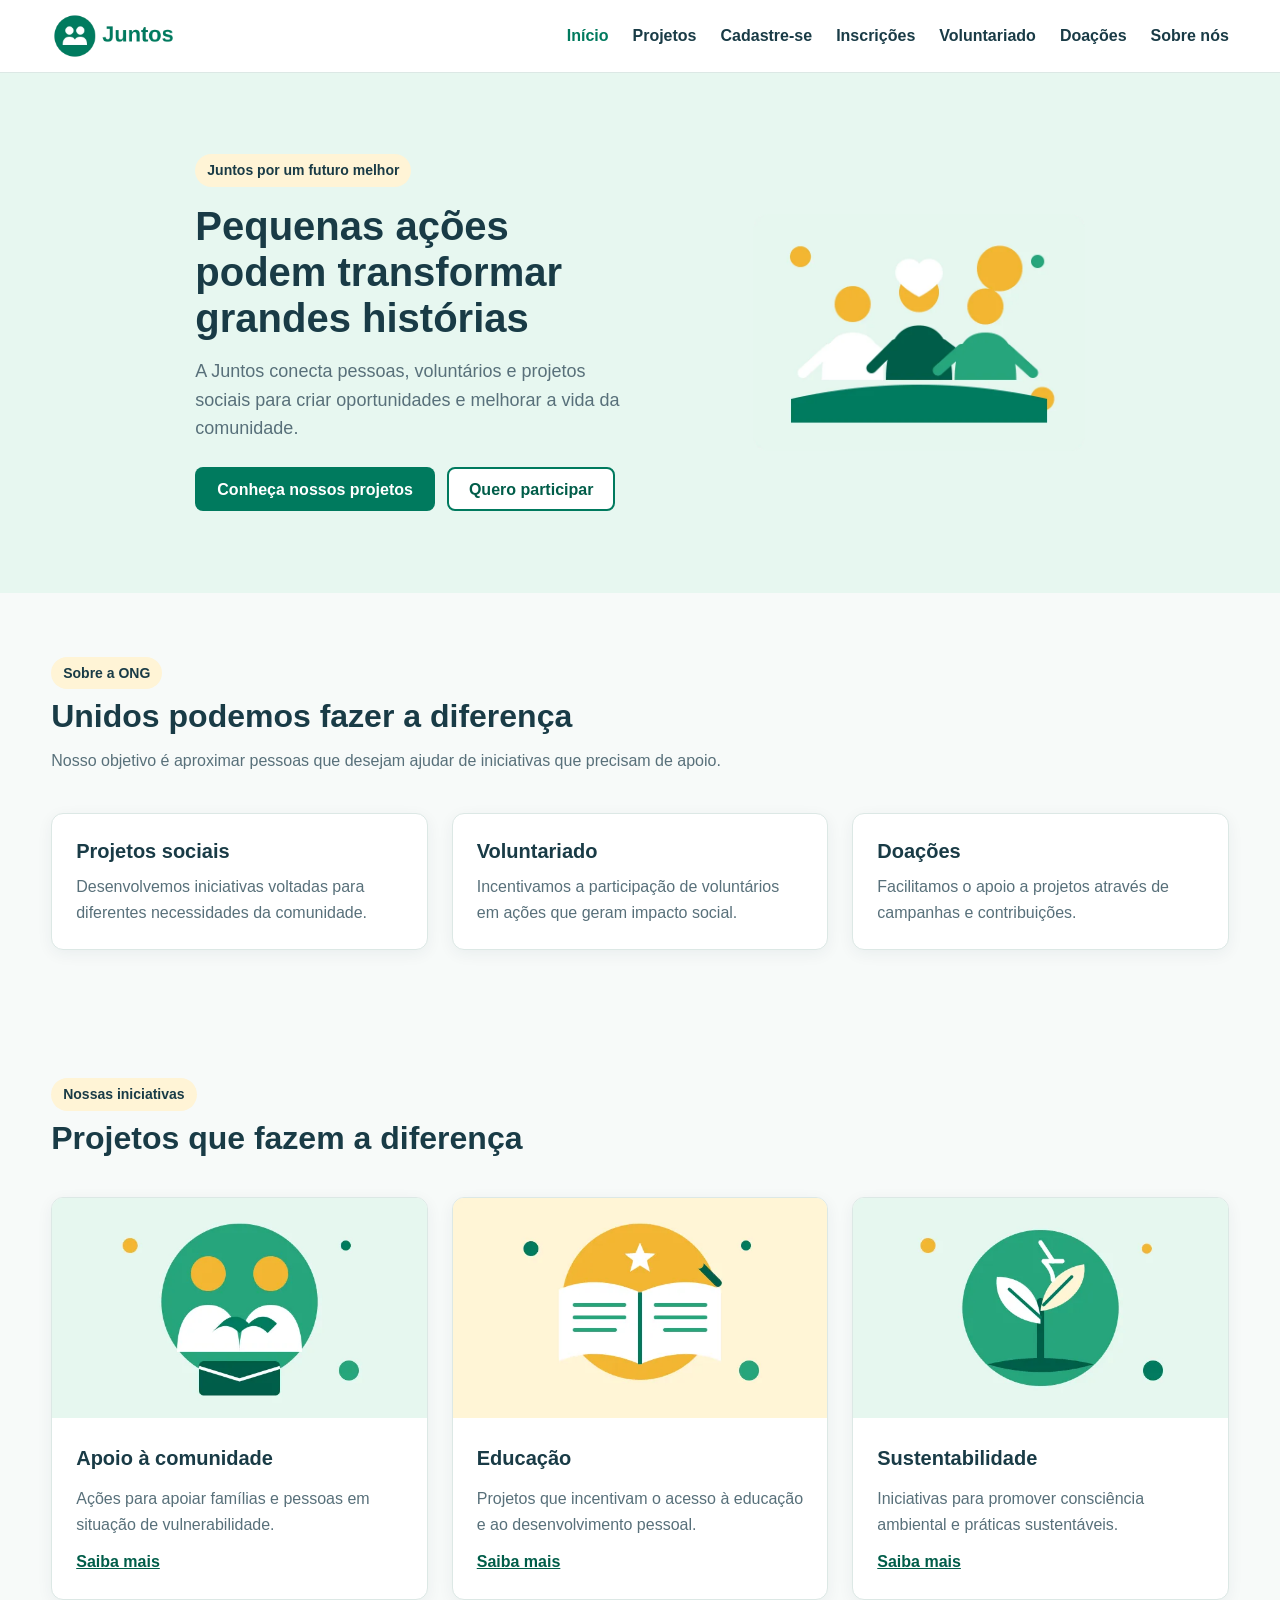
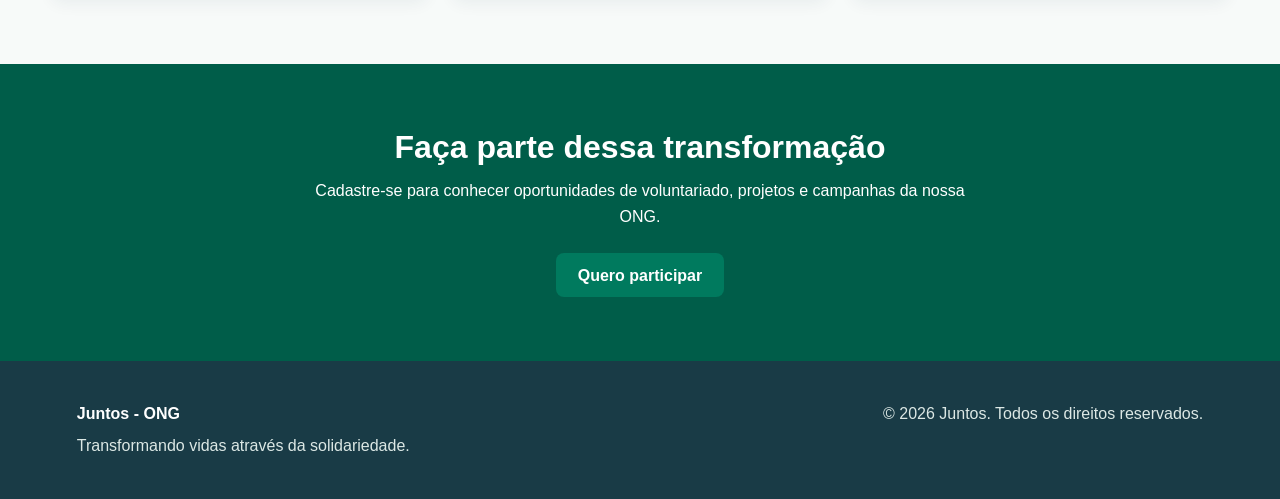
<file: index.html>
<!DOCTYPE html>
<html lang="pt-BR">
<head>
    <meta charset="UTF-8">
    <meta name="viewport" content="width=device-width, initial-scale=1.0">
    <meta name="description" content="Juntos - ONG dedicada a transformar vidas através de projetos sociais.">
    <title>Juntos - ONG</title>
    <link rel="stylesheet" href="css/style.css">
</head>
<body>
    <header class="cabecalho">
        <a href="index.html" class="logo" aria-label="Juntos - Página inicial">
            <img src="img/logo.webp" alt="Logo da ONG Juntos">
        </a>

        <nav class="menu" aria-label="Navegação principal">
            <a href="index.html">Início</a>
            <a href="html/projetos.html">Projetos</a>
            <a href="html/cadastro.html">Cadastre-se</a>
            <a href="html/inscricoes.html">Inscrições</a>
            <a href="html/voluntariado.html">Voluntariado</a>
            <a href="html/doacoes.html">Doações</a>
            <a href="html/sobre.html">Sobre nós</a>
        </nav>
    </header>

    <main>
        <section class="hero" aria-labelledby="titulo-principal">
            <div class="hero-conteudo">
                <span class="badge">Juntos por um futuro melhor</span>
                <h1 id="titulo-principal">Pequenas ações podem transformar grandes histórias</h1>
                <p>A Juntos conecta pessoas, voluntários e projetos sociais para criar oportunidades e melhorar a vida da comunidade.</p>

                <div class="acoes">
                    <a href="html/projetos.html" class="btn btn-primario">Conheça nossos projetos</a>
                    <a href="html/cadastro.html" class="btn btn-secundario">Quero participar</a>
                </div>
            </div>

            <div class="hero-imagem">
                <img src="img/voluntarios.webp" alt="Voluntários participando de uma ação de apoio à comunidade">
            </div>
        </section>

        <section class="sobre" aria-labelledby="titulo-sobre">
            <div class="section-titulo">
                <span class="badge">Sobre a ONG</span>
                <h2 id="titulo-sobre">Unidos podemos fazer a diferença</h2>
                <p>Nosso objetivo é aproximar pessoas que desejam ajudar de iniciativas que precisam de apoio.</p>
            </div>

            <div class="cards">
                <article class="card">
                    <h3>Projetos sociais</h3>
                    <p>Desenvolvemos iniciativas voltadas para diferentes necessidades da comunidade.</p>
                </article>

                <article class="card">
                    <h3>Voluntariado</h3>
                    <p>Incentivamos a participação de voluntários em ações que geram impacto social.</p>
                </article>

                <article class="card">
                    <h3>Doações</h3>
                    <p>Facilitamos o apoio a projetos através de campanhas e contribuições.</p>
                </article>
            </div>
        </section>

        <section class="projetos-destaque" aria-labelledby="titulo-projetos">
            <div class="section-titulo">
                <span class="badge">Nossas iniciativas</span>
                <h2 id="titulo-projetos">Projetos que fazem a diferença</h2>
            </div>

            <div class="projetos-grid">
                <article class="card-projeto">
                    <img src="img/projeto-1.webp" alt="Projeto de apoio à comunidade" loading="lazy">
                    <div class="card-conteudo">
                        <h3>Apoio à comunidade</h3>
                        <p>Ações para apoiar famílias e pessoas em situação de vulnerabilidade.</p>
                        <a href="html/projetos.html">Saiba mais</a>
                    </div>
                </article>

                <article class="card-projeto">
                    <img src="img/projeto-2.webp" alt="Projeto de educação" loading="lazy">
                    <div class="card-conteudo">
                        <h3>Educação</h3>
                        <p>Projetos que incentivam o acesso à educação e ao desenvolvimento pessoal.</p>
                        <a href="html/projetos.html">Saiba mais</a>
                    </div>
                </article>

                <article class="card-projeto">
                    <img src="img/projeto-3.webp" alt="Projeto de sustentabilidade" loading="lazy">
                    <div class="card-conteudo">
                        <h3>Sustentabilidade</h3>
                        <p>Iniciativas para promover consciência ambiental e práticas sustentáveis.</p>
                        <a href="html/projetos.html">Saiba mais</a>
                    </div>
                </article>
            </div>
        </section>

        <section class="chamada" aria-labelledby="titulo-chamada">
            <h2 id="titulo-chamada">Faça parte dessa transformação</h2>
            <p>Cadastre-se para conhecer oportunidades de voluntariado, projetos e campanhas da nossa ONG.</p>
            <a href="html/cadastro.html" class="btn btn-primario">Quero participar</a>
        </section>
    </main>

    <footer class="rodape">
        <div>
            <strong>Juntos - ONG</strong>
            <p>Transformando vidas através da solidariedade.</p>
        </div>

        <div>
            <p>&copy; 2026 Juntos. Todos os direitos reservados.</p>
        </div>
    </footer>

    <script type="module" src="js/app.js"></script>
</body>
</html>
</file>
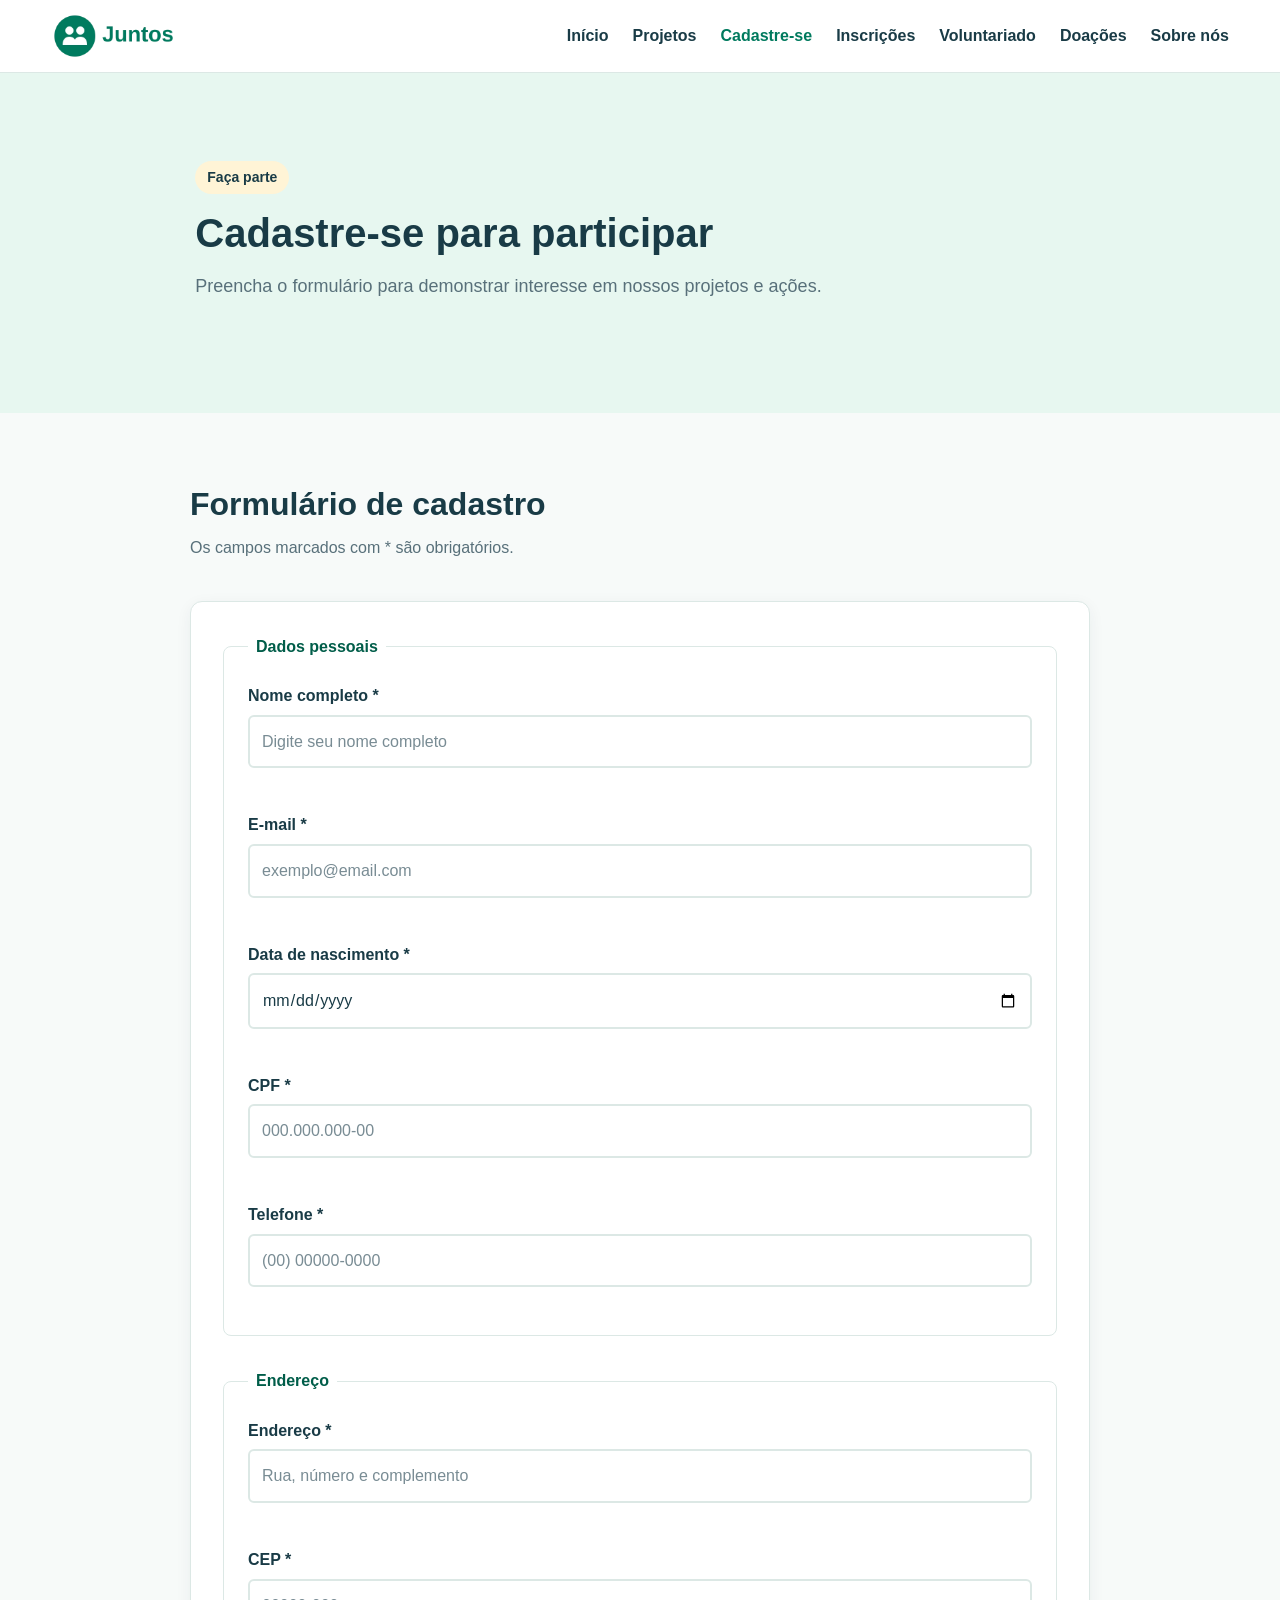
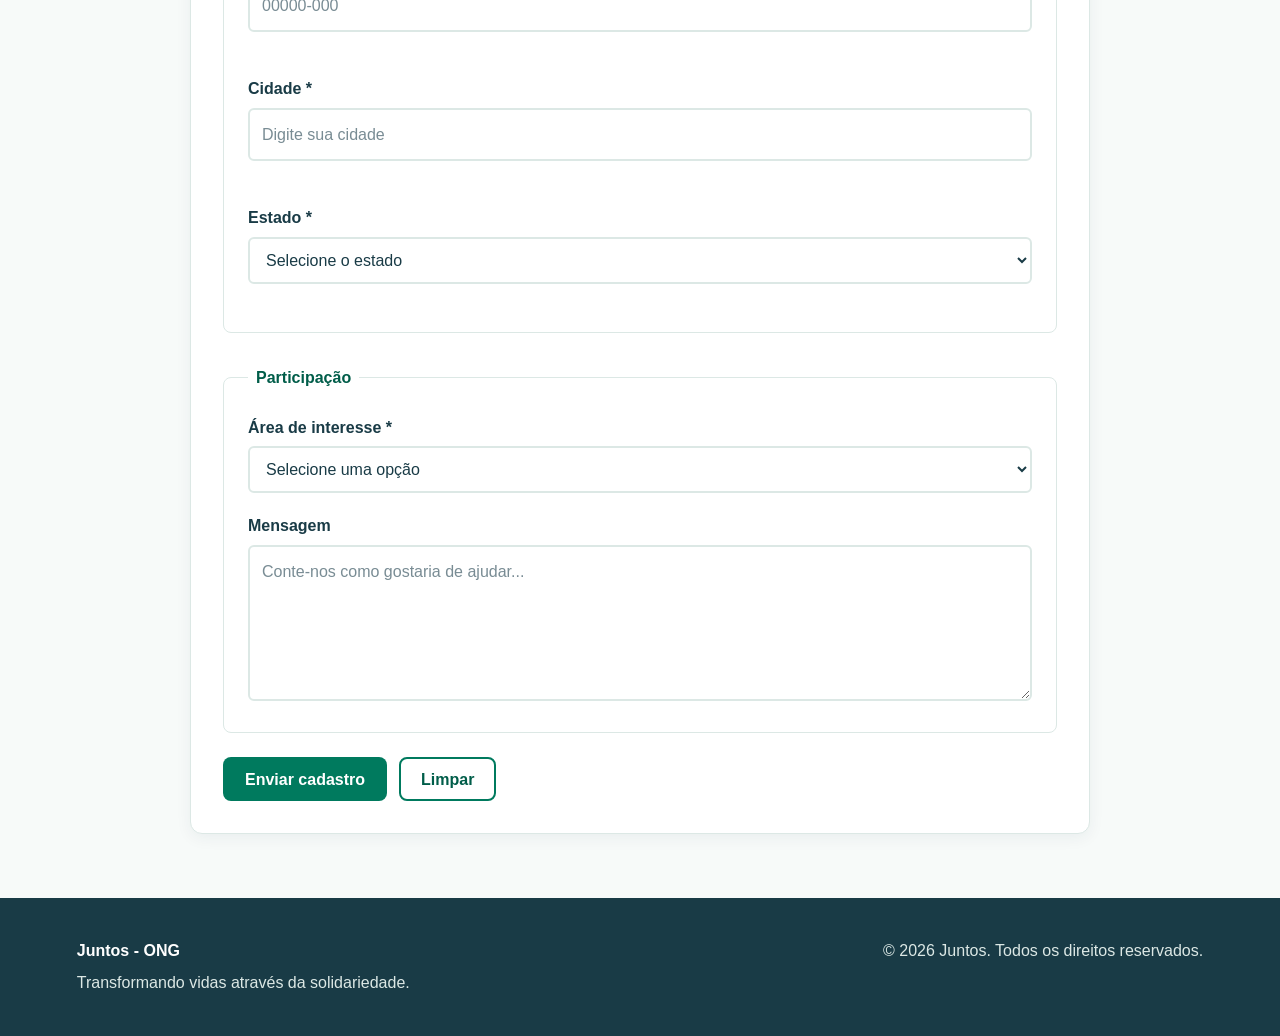
<file: html/cadastro.html>
<!DOCTYPE html>
<html lang="pt-BR">
<head>
    <meta charset="UTF-8">
    <meta name="viewport" content="width=device-width, initial-scale=1.0">
    <meta name="description" content="Cadastre-se para participar dos projetos da ONG Juntos.">
    <title>Cadastro - Juntos</title>
    <link rel="stylesheet" href="../css/style.css">
</head>
<body>
    <header class="cabecalho">
        <a href="../index.html" class="logo" aria-label="Juntos - Página inicial">
            <img src="../img/logo.webp" alt="Logo da ONG Juntos">
        </a>

        <nav class="menu" aria-label="Navegação principal">
            <a href="../index.html">Início</a>
            <a href="projetos.html">Projetos</a>
            <a href="cadastro.html">Cadastre-se</a>
            <a href="inscricoes.html">Inscrições</a>
            <a href="voluntariado.html">Voluntariado</a>
            <a href="doacoes.html">Doações</a>
            <a href="sobre.html">Sobre nós</a>
        </nav>
    </header>

    <main>
        <section class="hero hero-menor" aria-labelledby="titulo-cadastro">
            <div class="hero-conteudo">
                <span class="badge">Faça parte</span>
                <h1 id="titulo-cadastro">Cadastre-se para participar</h1>
                <p>Preencha o formulário para demonstrar interesse em nossos projetos e ações.</p>
            </div>
        </section>

        <section class="formulario-section" aria-labelledby="titulo-formulario">
            <div class="section-titulo">
                <h2 id="titulo-formulario">Formulário de cadastro</h2>
                <p>Os campos marcados com * são obrigatórios.</p>
            </div>

            <form id="form-cadastro" class="formulario" novalidate>
                <fieldset>
                    <legend>Dados pessoais</legend>

                    <div class="campo">
                        <label for="nome">Nome completo *</label>
                        <input type="text" id="nome" name="nome" placeholder="Digite seu nome completo" autocomplete="name" minlength="3" required>
                        <span class="mensagem-erro" id="erro-nome" aria-live="polite"></span>
                    </div>

                    <div class="campo">
                        <label for="email">E-mail *</label>
                        <input type="email" id="email" name="email" placeholder="exemplo@email.com" autocomplete="email" required>
                        <span class="mensagem-erro" id="erro-email" aria-live="polite"></span>
                    </div>

                    <div class="campo">
                        <label for="data-nascimento">Data de nascimento *</label>
                        <input type="date" id="data-nascimento" name="dataNascimento" autocomplete="bday" required>
                        <span class="mensagem-erro" id="erro-data-nascimento" aria-live="polite"></span>
                    </div>

                    <div class="campo">
                        <label for="cpf">CPF *</label>
                        <input type="text" id="cpf" name="cpf" placeholder="000.000.000-00" inputmode="numeric" maxlength="14" pattern="[0-9]{3}[.][0-9]{3}[.][0-9]{3}-[0-9]{2}" autocomplete="off" required>
                        <span class="mensagem-erro" id="erro-cpf" aria-live="polite"></span>
                    </div>

                    <div class="campo">
                        <label for="telefone">Telefone *</label>
                        <input type="tel" id="telefone" name="telefone" placeholder="(00) 00000-0000" inputmode="tel" maxlength="15" pattern="[(][0-9]{2}[)] [0-9]{4,5}-[0-9]{4}" autocomplete="tel" required>
                        <span class="mensagem-erro" id="erro-telefone" aria-live="polite"></span>
                    </div>
                </fieldset>

                <fieldset>
                    <legend>Endereço</legend>

                    <div class="campo">
                        <label for="endereco">Endereço *</label>
                        <input type="text" id="endereco" name="endereco" placeholder="Rua, número e complemento" autocomplete="street-address" minlength="5" required>
                        <span class="mensagem-erro" id="erro-endereco" aria-live="polite"></span>
                    </div>

                    <div class="campo">
                        <label for="cep">CEP *</label>
                        <input type="text" id="cep" name="cep" placeholder="00000-000" inputmode="numeric" maxlength="9" pattern="[0-9]{5}-[0-9]{3}" autocomplete="postal-code" required>
                        <span class="mensagem-erro" id="erro-cep" aria-live="polite"></span>
                    </div>

                    <div class="campo">
                        <label for="cidade">Cidade *</label>
                        <input type="text" id="cidade" name="cidade" placeholder="Digite sua cidade" autocomplete="address-level2" required>
                        <span class="mensagem-erro" id="erro-cidade" aria-live="polite"></span>
                    </div>

                    <div class="campo">
                        <label for="estado">Estado *</label>
                        <select id="estado" name="estado" autocomplete="address-level1" required>
                            <option value="">Selecione o estado</option>
                            <option value="AC">Acre</option>
                            <option value="AL">Alagoas</option>
                            <option value="AP">Amapá</option>
                            <option value="AM">Amazonas</option>
                            <option value="BA">Bahia</option>
                            <option value="CE">Ceará</option>
                            <option value="DF">Distrito Federal</option>
                            <option value="ES">Espírito Santo</option>
                            <option value="GO">Goiás</option>
                            <option value="MA">Maranhão</option>
                            <option value="MT">Mato Grosso</option>
                            <option value="MS">Mato Grosso do Sul</option>
                            <option value="MG">Minas Gerais</option>
                            <option value="PA">Pará</option>
                            <option value="PB">Paraíba</option>
                            <option value="PR">Paraná</option>
                            <option value="PE">Pernambuco</option>
                            <option value="PI">Piauí</option>
                            <option value="RJ">Rio de Janeiro</option>
                            <option value="RN">Rio Grande do Norte</option>
                            <option value="RS">Rio Grande do Sul</option>
                            <option value="RO">Rondônia</option>
                            <option value="RR">Roraima</option>
                            <option value="SC">Santa Catarina</option>
                            <option value="SP">São Paulo</option>
                            <option value="SE">Sergipe</option>
                            <option value="TO">Tocantins</option>
                        </select>
                        <span class="mensagem-erro" id="erro-estado" aria-live="polite"></span>
                    </div>
                </fieldset>

                <fieldset>
                    <legend>Participação</legend>

                    <div class="campo">
                        <label for="interesse">Área de interesse *</label>
                        <select id="interesse" name="interesse" required>
                            <option value="">Selecione uma opção</option>
                            <option value="voluntariado">Voluntariado</option>
                            <option value="doacoes">Doações</option>
                            <option value="projetos">Participação em projetos</option>
                        </select>
                    </div>

                    <div class="campo">
                        <label for="mensagem">Mensagem</label>
                        <textarea id="mensagem" name="mensagem" rows="5" placeholder="Conte-nos como gostaria de ajudar..."></textarea>
                    </div>
                </fieldset>

                <div id="mensagem-formulario" class="alert" aria-live="polite"></div>

                <div class="acoes-formulario">
                    <button type="submit" class="btn btn-primario">Enviar cadastro</button>
                    <button type="reset" class="btn btn-secundario">Limpar</button>
                </div>
            </form>
        </section>
    </main>

    <footer class="rodape">
        <div>
            <strong>Juntos - ONG</strong>
            <p>Transformando vidas através da solidariedade.</p>
        </div>

        <div>
            <p>&copy; 2026 Juntos. Todos os direitos reservados.</p>
        </div>
    </footer>

    <script type="module" src="../js/app.js"></script>
</body>
</html>
</file>
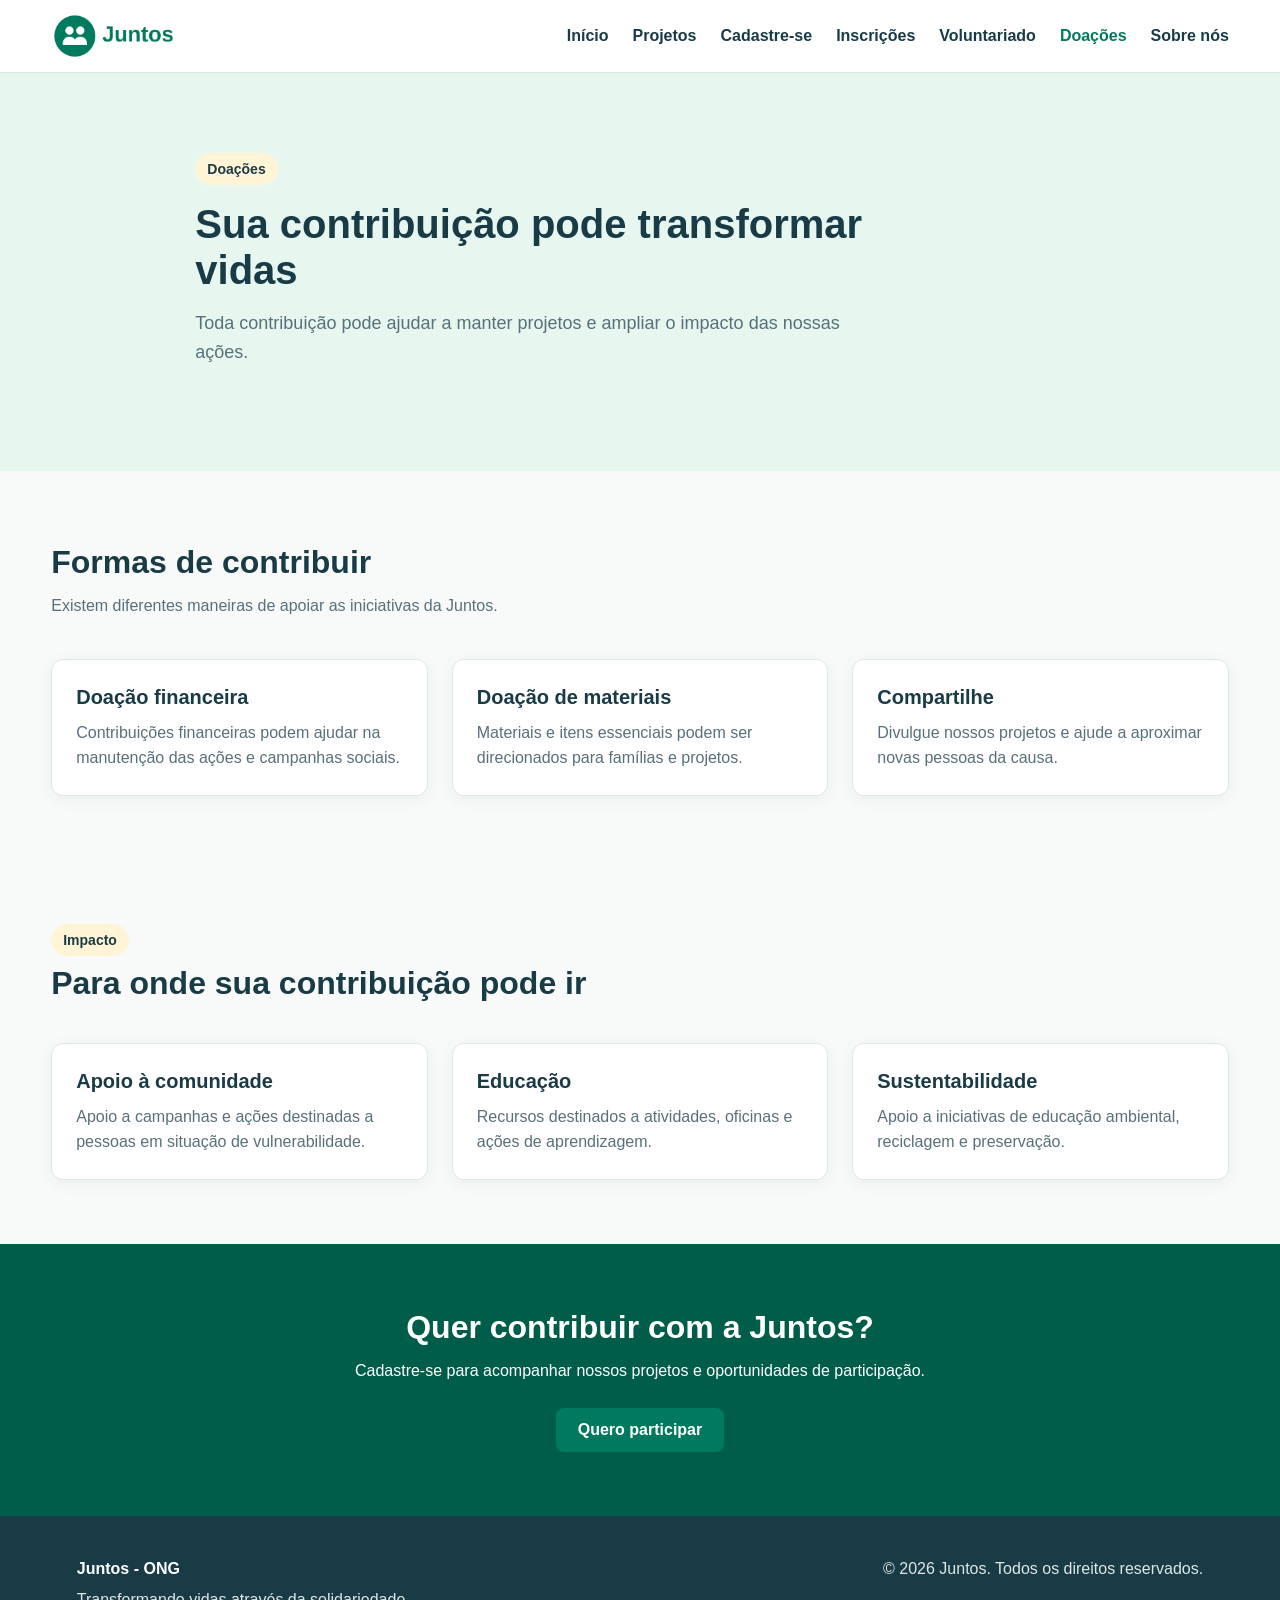
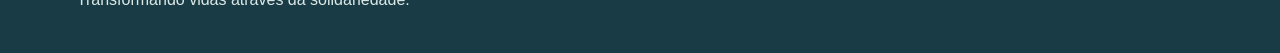
<file: html/doacoes.html>
<!DOCTYPE html>
<html lang="pt-BR">
<head>
    <meta charset="UTF-8">
    <meta name="viewport" content="width=device-width, initial-scale=1.0">
    <meta name="description" content="Conheça as formas de apoiar os projetos da ONG Juntos através de doações.">
    <title>Doações - Juntos</title>
    <link rel="stylesheet" href="../css/style.css">
</head>
<body>
    <header class="cabecalho">
        <a href="../index.html" class="logo" aria-label="Juntos - Página inicial">
            <img src="../img/logo.webp" alt="Logo da ONG Juntos">
        </a>

        <nav class="menu" aria-label="Navegação principal">
            <a href="../index.html">Início</a>
            <a href="projetos.html">Projetos</a>
            <a href="cadastro.html">Cadastre-se</a>
            <a href="inscricoes.html">Inscrições</a>
            <a href="voluntariado.html">Voluntariado</a>
            <a href="doacoes.html">Doações</a>
            <a href="sobre.html">Sobre nós</a>
        </nav>
    </header>

    <main>
        <section class="hero hero-menor" aria-labelledby="titulo-doacoes">
            <div class="hero-conteudo">
                <span class="badge">Apoie nossos projetos</span>
                <h1 id="titulo-doacoes">Sua contribuição pode transformar vidas</h1>
                <p>Cada contribuição ajuda a manter nossas iniciativas sociais e ampliar o alcance das nossas ações.</p>
            </div>
        </section>

        <section class="sobre" aria-labelledby="titulo-como-ajudar">
            <div class="section-titulo">
                <span class="badge">Formas de contribuir</span>
                <h2 id="titulo-como-ajudar">Como você pode ajudar</h2>
                <p>Existem diferentes formas de apoiar os projetos desenvolvidos pela Juntos.</p>
            </div>

            <div class="cards">
                <article class="card">
                    <h3>Doação financeira</h3>
                    <p>Contribua financeiramente para apoiar campanhas, projetos e ações sociais desenvolvidos pela organização.</p>
                    <a href="cadastro.html" class="btn btn-primario">Quero contribuir</a>
                </article>

                <article class="card">
                    <h3>Doação de materiais</h3>
                    <p>Itens e materiais podem contribuir diretamente para campanhas e atividades realizadas pela ONG.</p>
                    <a href="cadastro.html" class="btn btn-primario">Tenho materiais</a>
                </article>

                <article class="card">
                    <h3>Compartilhe</h3>
                    <p>Divulgue nossos projetos para que mais pessoas conheçam as iniciativas e possam participar.</p>
                    <a href="projetos.html" class="btn btn-primario">Conhecer projetos</a>
                </article>
            </div>
        </section>

        <section class="projetos-destaque" aria-labelledby="titulo-impacto">
            <div class="section-titulo">
                <span class="badge">Impacto</span>
                <h2 id="titulo-impacto">Para onde sua contribuição pode ir</h2>
            </div>

            <div class="cards">
                <article class="card">
                    <h3>Apoio à comunidade</h3>
                    <p>Recursos destinados a campanhas e ações de apoio a famílias e pessoas em situação de vulnerabilidade.</p>
                </article>

                <article class="card">
                    <h3>Educação</h3>
                    <p>Apoio a oficinas, atividades e iniciativas que incentivam o acesso à educação.</p>
                </article>

                <article class="card">
                    <h3>Sustentabilidade</h3>
                    <p>Apoio a ações de educação ambiental, reciclagem e preservação dos espaços comunitários.</p>
                </article>
            </div>
        </section>

        <section class="chamada" aria-labelledby="titulo-participe">
            <h2 id="titulo-participe">Quer apoiar a Juntos?</h2>
            <p>Cadastre-se para demonstrar seu interesse em contribuir com nossas iniciativas.</p>
            <a href="cadastro.html" class="btn btn-primario">Quero ajudar</a>
        </section>
    </main>

    <footer class="rodape">
        <div>
            <strong>Juntos - ONG</strong>
            <p>Transformando vidas através da solidariedade.</p>
        </div>

        <div>
            <p>&copy; 2026 Juntos. Todos os direitos reservados.</p>
        </div>
    </footer>

    <script type="module" src="../js/app.js"></script>
</body>
</html>
</file>
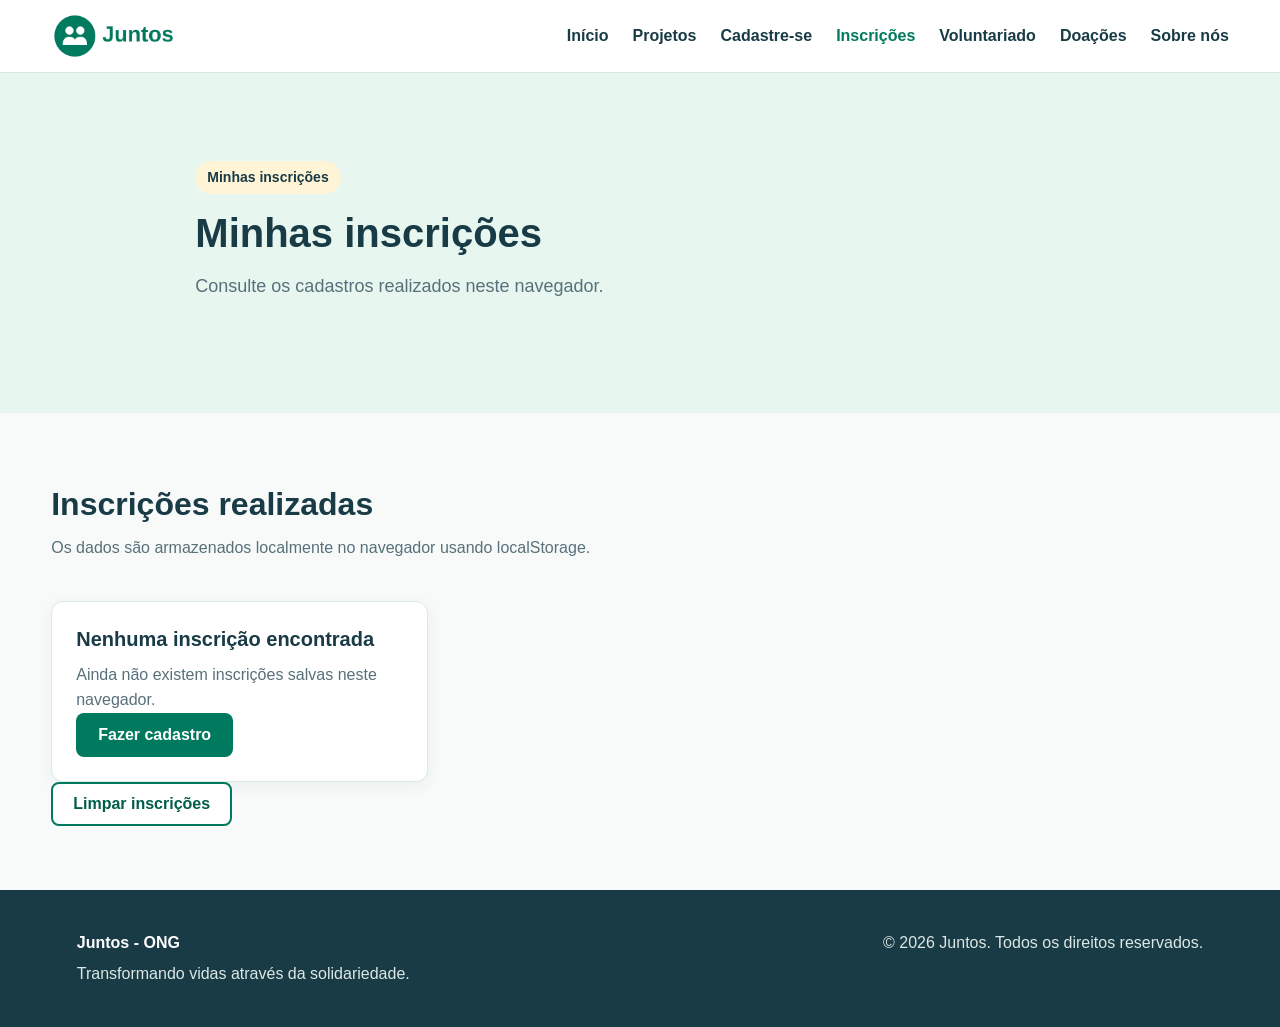
<file: html/inscricoes.html>
<!DOCTYPE html>
<html lang="pt-BR">
<head>
    <meta charset="UTF-8">
    <meta name="viewport" content="width=device-width, initial-scale=1.0">
    <meta name="description" content="Consulte informações sobre inscrições e participação nos projetos da ONG Juntos.">
    <title>Inscrições - Juntos</title>
    <link rel="stylesheet" href="../css/style.css">
</head>
<body>
    <header class="cabecalho">
        <a href="../index.html" class="logo" aria-label="Juntos - Página inicial">
            <img src="../img/logo.webp" alt="Logo da ONG Juntos">
        </a>

        <nav class="menu" aria-label="Navegação principal">
            <a href="../index.html">Início</a>
            <a href="projetos.html">Projetos</a>
            <a href="cadastro.html">Cadastre-se</a>
            <a href="inscricoes.html">Inscrições</a>
            <a href="voluntariado.html">Voluntariado</a>
            <a href="doacoes.html">Doações</a>
            <a href="sobre.html">Sobre nós</a>
        </nav>
    </header>

    <main>
        <section class="hero hero-menor" aria-labelledby="titulo-inscricoes">
            <div class="hero-conteudo">
                <span class="badge">Participação</span>
                <h1 id="titulo-inscricoes">Minhas inscrições</h1>
                <p>Consulte as informações das inscrições realizadas através do formulário da ONG Juntos.</p>
            </div>
        </section>

        <section class="sobre" aria-labelledby="titulo-lista">
            <div class="section-titulo">
                <span class="badge">Cadastro</span>
                <h2 id="titulo-lista">Inscrições realizadas</h2>
                <p>Os dados abaixo são armazenados localmente no navegador através do localStorage.</p>
            </div>

            <div id="lista-inscricoes" class="cards" aria-live="polite">
                <article class="card">
                    <h3>Nenhuma inscrição encontrada</h3>
                    <p>Ainda não existem inscrições armazenadas neste navegador.</p>
                    <a href="cadastro.html" class="btn btn-primario">Fazer cadastro</a>
                </article>
            </div>

            <div class="acoes-formulario">
                <button type="button" id="limpar-inscricoes" class="btn btn-secundario">
                    Limpar inscrições
                </button>
            </div>
        </section>
    </main>

    <footer class="rodape">
        <div>
            <strong>Juntos - ONG</strong>
            <p>Transformando vidas através da solidariedade.</p>
        </div>

        <div>
            <p>&copy; 2026 Juntos. Todos os direitos reservados.</p>
        </div>
    </footer>

    <script type="module" src="../js/app.js"></script>
</body>
</html>
</file>
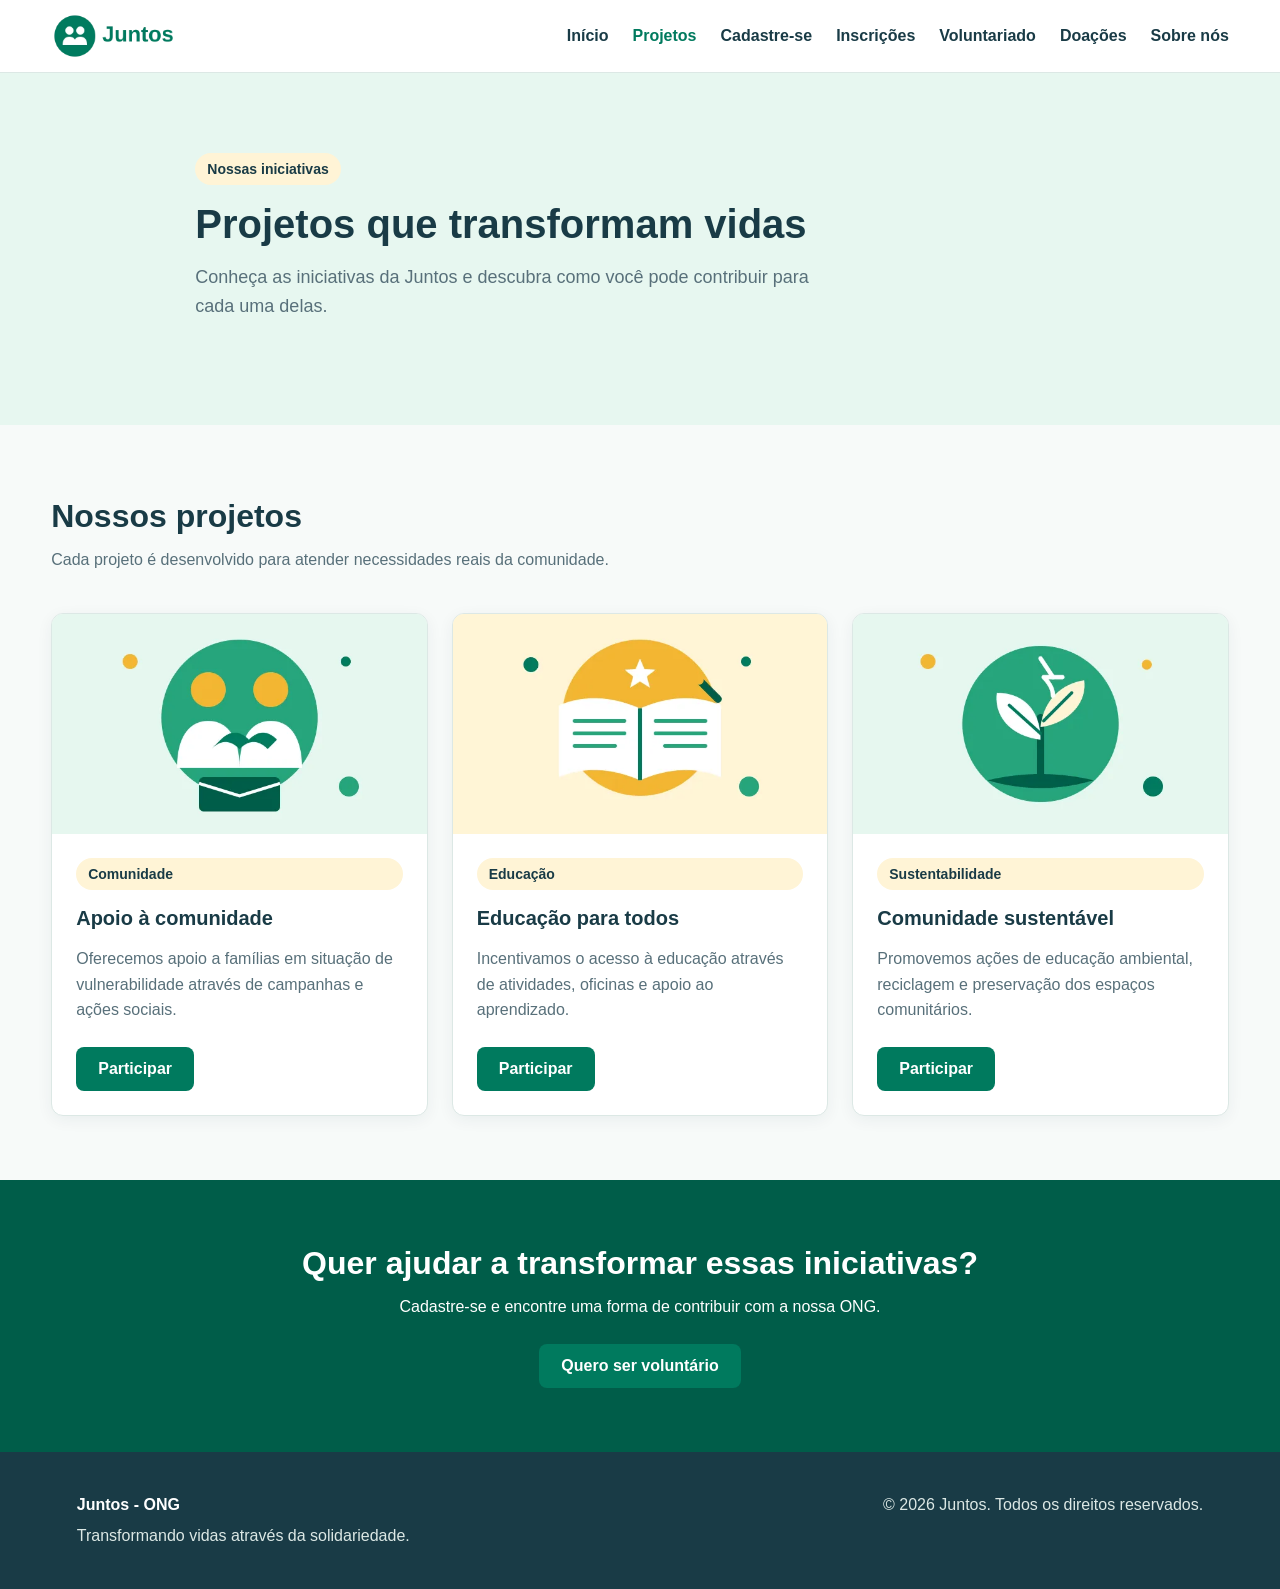
<file: html/projetos.html>
<!DOCTYPE html>
<html lang="pt-BR">
<head>
    <meta charset="UTF-8">
    <meta name="viewport" content="width=device-width, initial-scale=1.0">
    <meta name="description" content="Conheça os projetos sociais da ONG Juntos.">
    <title>Projetos - Juntos</title>
    <link rel="stylesheet" href="../css/style.css">
</head>
<body>
    <header class="cabecalho">
        <a href="../index.html" class="logo" aria-label="Juntos - Página inicial">
            <img src="../img/logo.webp" alt="Logo da ONG Juntos">
        </a>

        <nav class="menu" aria-label="Navegação principal">
            <a href="../index.html">Início</a>
            <a href="projetos.html">Projetos</a>
            <a href="cadastro.html">Cadastre-se</a>
            <a href="inscricoes.html">Inscrições</a>
            <a href="voluntariado.html">Voluntariado</a>
            <a href="doacoes.html">Doações</a>
            <a href="sobre.html">Sobre nós</a>
        </nav>
    </header>

    <main>
        <section class="hero hero-menor" aria-labelledby="titulo-projetos">
            <div class="hero-conteudo">
                <span class="badge">Nossas iniciativas</span>
                <h1 id="titulo-projetos">Projetos que transformam vidas</h1>
                <p>Conheça as iniciativas da Juntos e descubra como você pode contribuir para cada uma delas.</p>
            </div>
        </section>

        <section class="projetos" aria-labelledby="titulo-iniciativas">
            <div class="section-titulo">
                <h2 id="titulo-iniciativas">Nossos projetos</h2>
                <p>Cada projeto é desenvolvido para atender necessidades reais da comunidade.</p>
            </div>

            <div class="projetos-grid">
                <article class="card-projeto">
                    <img src="../img/projeto-1.webp" alt="Pessoas participando de uma ação de apoio à comunidade" loading="lazy">
                    <div class="card-conteudo">
                        <span class="badge">Comunidade</span>
                        <h3>Apoio à comunidade</h3>
                        <p>Oferecemos apoio a famílias em situação de vulnerabilidade através de campanhas e ações sociais.</p>
                        <div class="card-footer">
                            <a href="cadastro.html" class="btn btn-primario">Participar</a>
                        </div>
                    </div>
                </article>

                <article class="card-projeto">
                    <img src="../img/projeto-2.webp" alt="Pessoas participando de uma iniciativa educacional" loading="lazy">
                    <div class="card-conteudo">
                        <span class="badge">Educação</span>
                        <h3>Educação para todos</h3>
                        <p>Incentivamos o acesso à educação através de atividades, oficinas e apoio ao aprendizado.</p>
                        <div class="card-footer">
                            <a href="cadastro.html" class="btn btn-primario">Participar</a>
                        </div>
                    </div>
                </article>

                <article class="card-projeto">
                    <img src="../img/projeto-3.webp" alt="Pessoas realizando atividade de sustentabilidade" loading="lazy">
                    <div class="card-conteudo">
                        <span class="badge">Sustentabilidade</span>
                        <h3>Comunidade sustentável</h3>
                        <p>Promovemos ações de educação ambiental, reciclagem e preservação dos espaços comunitários.</p>
                        <div class="card-footer">
                            <a href="cadastro.html" class="btn btn-primario">Participar</a>
                        </div>
                    </div>
                </article>
            </div>
        </section>

        <section class="chamada" aria-labelledby="titulo-voluntario">
            <h2 id="titulo-voluntario">Quer ajudar a transformar essas iniciativas?</h2>
            <p>Cadastre-se e encontre uma forma de contribuir com a nossa ONG.</p>
            <a href="cadastro.html" class="btn btn-primario">Quero ser voluntário</a>
        </section>
    </main>

    <footer class="rodape">
        <div>
            <strong>Juntos - ONG</strong>
            <p>Transformando vidas através da solidariedade.</p>
        </div>

        <div>
            <p>&copy; 2026 Juntos. Todos os direitos reservados.</p>
        </div>
    </footer>

    <script type="module" src="../js/app.js"></script>
</body>
</html>
</file>
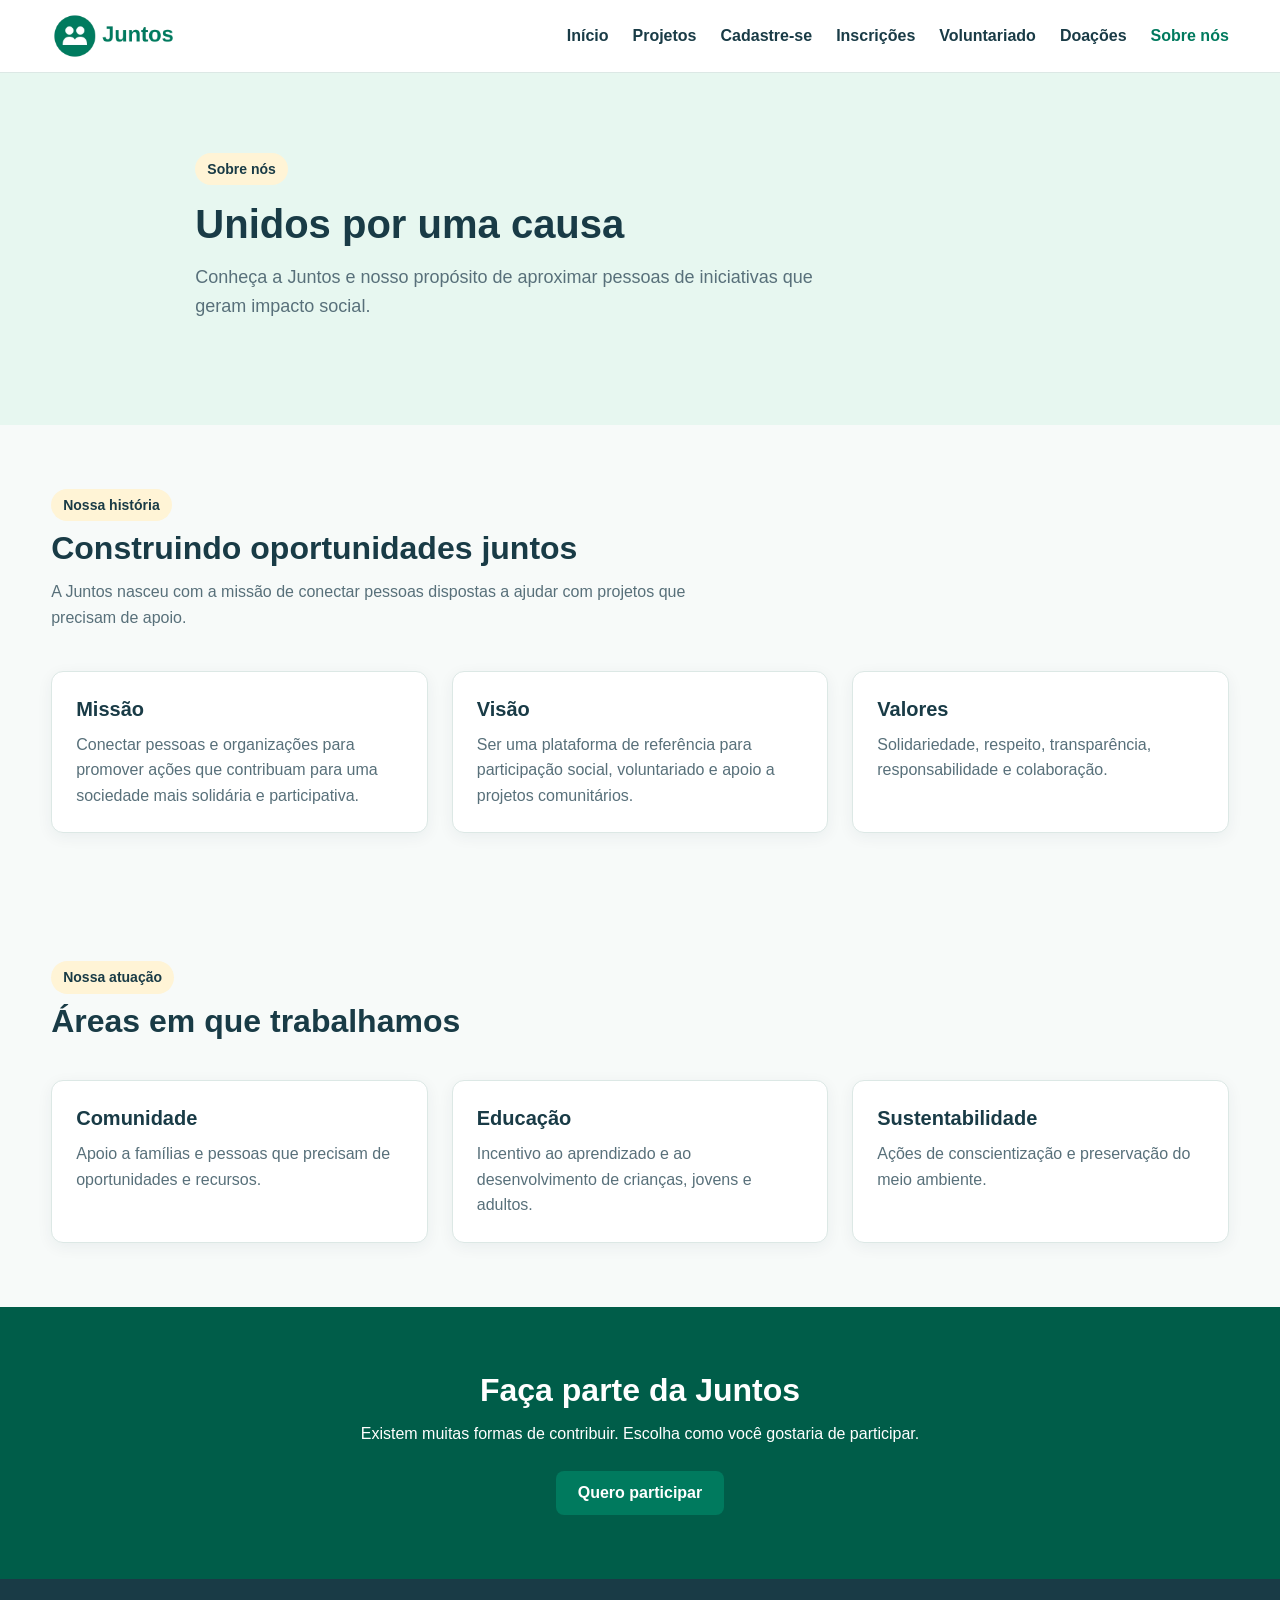
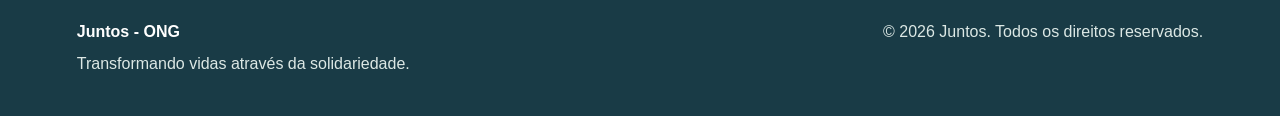
<file: html/sobre.html>
<!DOCTYPE html>
<html lang="pt-BR">
<head>
    <meta charset="UTF-8">
    <meta name="viewport" content="width=device-width, initial-scale=1.0">
    <meta name="description" content="Conheça a história, missão, visão e valores da ONG Juntos.">
    <title>Sobre nós - Juntos</title>
    <link rel="stylesheet" href="../css/style.css">
</head>
<body>
    <header class="cabecalho">
        <a href="../index.html" class="logo" aria-label="Juntos - Página inicial">
            <img src="../img/logo.webp" alt="Logo da ONG Juntos">
        </a>

        <nav class="menu" aria-label="Navegação principal">
            <a href="../index.html">Início</a>
            <a href="projetos.html">Projetos</a>
            <a href="cadastro.html">Cadastre-se</a>
            <a href="inscricoes.html">Inscrições</a>
            <a href="voluntariado.html">Voluntariado</a>
            <a href="doacoes.html">Doações</a>
            <a href="sobre.html">Sobre nós</a>
        </nav>
    </header>

    <main>
        <section class="hero hero-menor" aria-labelledby="titulo-sobre">
            <div class="hero-conteudo">
                <span class="badge">Sobre a Juntos</span>
                <h1 id="titulo-sobre">Unidos por uma causa</h1>
                <p>Conheça a Juntos e descubra como trabalhamos para aproximar pessoas e iniciativas sociais.</p>
            </div>
        </section>

        <section class="sobre" aria-labelledby="titulo-historia">
            <div class="section-titulo">
                <span class="badge">Nossa história</span>
                <h2 id="titulo-historia">Construindo oportunidades através da solidariedade</h2>
                <p>A Juntos é uma organização do terceiro setor criada para conectar pessoas interessadas em ajudar com projetos que buscam transformar a comunidade.</p>
            </div>
        </section>

        <section class="sobre" aria-labelledby="titulo-missao">
            <div class="cards">
                <article class="card">
                    <h3 id="titulo-missao">Missão</h3>
                    <p>Promover ações sociais e conectar pessoas a oportunidades de voluntariado, colaboração e solidariedade.</p>
                </article>

                <article class="card">
                    <h3>Visão</h3>
                    <p>Construir uma comunidade mais participativa, solidária e consciente das necessidades sociais e ambientais.</p>
                </article>

                <article class="card">
                    <h3>Valores</h3>
                    <p>Solidariedade, respeito, inclusão, responsabilidade, transparência e colaboração.</p>
                </article>
            </div>
        </section>

        <section class="sobre" aria-labelledby="titulo-atuacao">
            <div class="section-titulo">
                <span class="badge">Nossa atuação</span>
                <h2 id="titulo-atuacao">Onde podemos ajudar</h2>
            </div>

            <div class="cards">
                <article class="card">
                    <h3>Comunidade</h3>
                    <p>Apoio a famílias e pessoas em situação de vulnerabilidade através de campanhas e ações sociais.</p>
                </article>

                <article class="card">
                    <h3>Educação</h3>
                    <p>Incentivo ao aprendizado por meio de oficinas, atividades e iniciativas educacionais.</p>
                </article>

                <article class="card">
                    <h3>Sustentabilidade</h3>
                    <p>Desenvolvimento de ações de educação ambiental, reciclagem e preservação.</p>
                </article>
            </div>
        </section>

        <section class="chamada" aria-labelledby="titulo-participe">
            <h2 id="titulo-participe">Faça parte da Juntos</h2>
            <p>Você também pode contribuir com nossas ações e ajudar a transformar histórias.</p>
            <a href="cadastro.html" class="btn btn-primario">Quero participar</a>
        </section>
    </main>

    <footer class="rodape">
        <div>
            <strong>Juntos - ONG</strong>
            <p>Transformando vidas através da solidariedade.</p>
        </div>

        <div>
            <p>&copy; 2026 Juntos. Todos os direitos reservados.</p>
        </div>
    </footer>

    <script type="module" src="../js/app.js"></script>
</body>
</html>
</file>
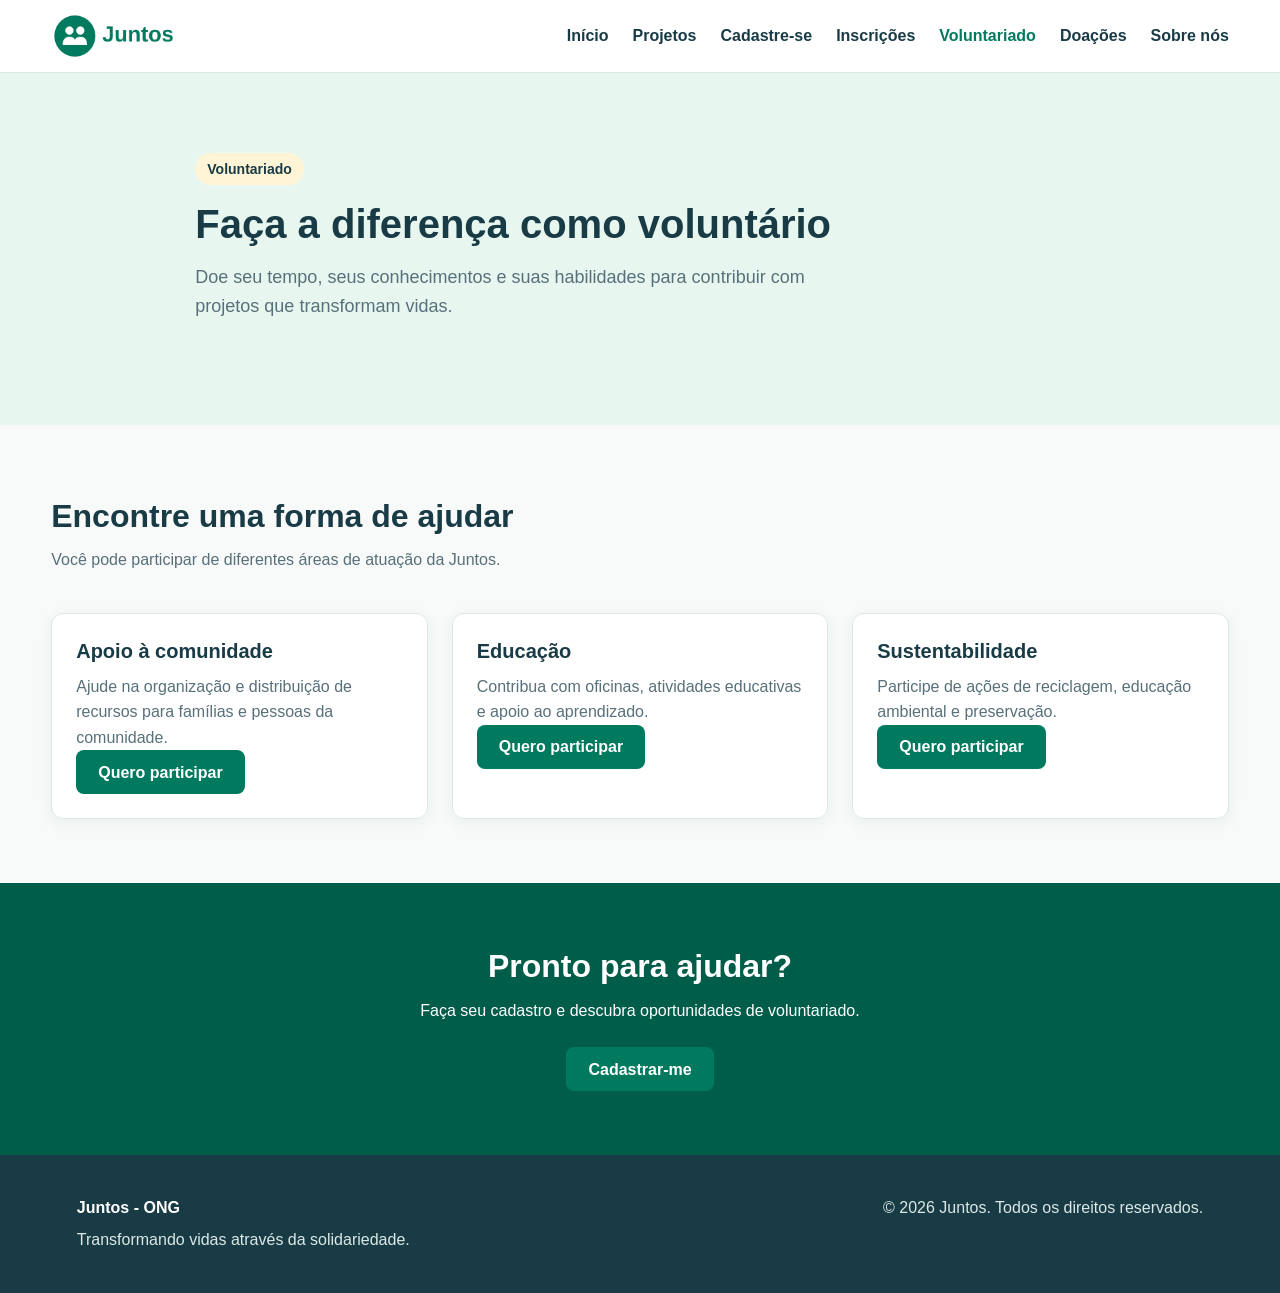
<file: html/voluntariado.html>
<!DOCTYPE html>
<html lang="pt-BR">
<head>
    <meta charset="UTF-8">
    <meta name="viewport" content="width=device-width, initial-scale=1.0">
    <meta name="description" content="Conheça as oportunidades de voluntariado da ONG Juntos.">
    <title>Voluntariado - Juntos</title>
    <link rel="stylesheet" href="../css/style.css">
</head>
<body>
    <header class="cabecalho">
        <a href="../index.html" class="logo" aria-label="Juntos - Página inicial">
            <img src="../img/logo.webp" alt="Logo da ONG Juntos">
        </a>

        <nav class="menu" aria-label="Navegação principal">
            <a href="../index.html">Início</a>
            <a href="projetos.html">Projetos</a>
            <a href="cadastro.html">Cadastre-se</a>
            <a href="inscricoes.html">Inscrições</a>
            <a href="voluntariado.html">Voluntariado</a>
            <a href="doacoes.html">Doações</a>
            <a href="sobre.html">Sobre nós</a>
        </nav>
    </header>

    <main>
        <section class="hero hero-menor" aria-labelledby="titulo-voluntariado">
            <div class="hero-conteudo">
                <span class="badge">Seja voluntário</span>
                <h1 id="titulo-voluntariado">Faça a diferença como voluntário</h1>
                <p>Doe seu tempo, conhecimento e habilidades para ajudar a transformar a comunidade.</p>
            </div>
        </section>

        <section class="sobre" aria-labelledby="titulo-como-ajudar">
            <div class="section-titulo">
                <span class="badge">Como ajudar</span>
                <h2 id="titulo-como-ajudar">Encontre uma forma de contribuir</h2>
                <p>Existem diferentes maneiras de participar das ações e projetos da Juntos.</p>
            </div>

            <div class="cards">
                <article class="card">
                    <h3>Apoio à comunidade</h3>
                    <p>Participe de campanhas e ações destinadas a apoiar famílias e pessoas da comunidade.</p>
                    <a href="cadastro.html" class="btn btn-primario">Quero participar</a>
                </article>

                <article class="card">
                    <h3>Educação</h3>
                    <p>Ajude em oficinas, atividades educativas e iniciativas de incentivo ao aprendizado.</p>
                    <a href="cadastro.html" class="btn btn-primario">Quero participar</a>
                </article>

                <article class="card">
                    <h3>Sustentabilidade</h3>
                    <p>Contribua com ações de educação ambiental, reciclagem e preservação.</p>
                    <a href="cadastro.html" class="btn btn-primario">Quero participar</a>
                </article>
            </div>
        </section>

        <section class="chamada" aria-labelledby="titulo-cadastro">
            <h2 id="titulo-cadastro">Quer fazer parte?</h2>
            <p>Cadastre-se para demonstrar seu interesse em participar dos nossos projetos.</p>
            <a href="cadastro.html" class="btn btn-primario">Quero ser voluntário</a>
        </section>
    </main>

    <footer class="rodape">
        <div>
            <strong>Juntos - ONG</strong>
            <p>Transformando vidas através da solidariedade.</p>
        </div>

        <div>
            <p>&copy; 2026 Juntos. Todos os direitos reservados.</p>
        </div>
    </footer>

    <script type="module" src="../js/app.js"></script>
</body>
</html>
</file>
<file: css/style.css>
* {
    margin: 0;
    padding: 0;
    box-sizing: border-box;
}

html {
    scroll-behavior: smooth;
}

body {
    min-width: 320px;
    font-family: Arial, Helvetica, sans-serif;
    background: var(--cor-fundo);
    color: var(--cor-texto);
    line-height: 1.6;
}

img {
    display: block;
    max-width: 100%;
    height: auto;
}

a {
    color: inherit;
}

button,
input,
select,
textarea {
    font: inherit;
}

button {
    cursor: pointer;
}

:root {
    --cor-primaria: #007A5E;
    --cor-primaria-escura: #005D49;
    --cor-primaria-clara: #26A57D;
    --cor-verde-claro: #E7F7F0;
    --cor-secundaria: #F2B632;
    --cor-amarelo-claro: #FFF4D6;
    --cor-fundo: #F7FAF9;
    --cor-superficie: #FFFFFF;
    --cor-texto: #193B46;
    --cor-texto-secundario: #58707A;
    --cor-borda: #DCE8E5;
    --cor-sucesso: #15966A;
    --cor-erro: #D92D3A;
    --cor-info: #2C7BE5;
    --cor-roxo: #7B4DEB;

    --fs-1: 40px;
    --fs-2: 32px;
    --fs-3: 24px;
    --fs-4: 20px;
    --fs-5: 16px;

    --esp-1: 4px;
    --esp-2: 8px;
    --esp-3: 16px;
    --esp-4: 24px;
    --esp-5: 32px;
    --esp-6: 48px;

    --raio-pequeno: 6px;
    --raio-medio: 8px;
    --raio-grande: 12px;

    --sombra-card: 0 4px 16px rgba(25, 59, 70, 0.06);
    --sombra-toast: 0 8px 24px rgba(0, 0, 0, 0.15);
}

main {
    width: 100%;
}

section {
    width: min(1200px, 92%);
    margin: 0 auto;
    padding: 64px 0;
}

.cabecalho {
    position: relative;
    z-index: 100;
    width: 100%;
    min-height: 72px;
    padding: 12px 4%;
    background: var(--cor-superficie);
    border-bottom: 1px solid var(--cor-borda);
    display: flex;
    align-items: center;
    justify-content: space-between;
    gap: 24px;
}

.logo {
    display: inline-flex;
    align-items: center;
    flex-shrink: 0;
}

.logo img {
    width: 150px;
    height: auto;
}

.navegacao {
    display: flex;
    align-items: center;
}

.menu {
    display: flex;
    align-items: center;
    gap: 24px;
    list-style: none;
}

.menu a {
    display: inline-block;
    color: var(--cor-texto);
    text-decoration: none;
    font-weight: 600;
    transition: color 0.2s ease, transform 0.2s ease;
}

.menu a:hover,
.menu a[aria-current="page"] {
    color: var(--cor-primaria);
}

.menu-toggle {
    display: none;
    width: 44px;
    min-width: 44px;
    height: 44px;
    border: 0;
    border-radius: var(--raio-medio);
    background: transparent;
    color: var(--cor-texto);
    font-size: 28px;
    line-height: 1;
    transition: background-color 0.2s ease, color 0.2s ease;
}

.menu-toggle:hover {
    background: var(--cor-verde-claro);
    color: var(--cor-primaria);
}

.hero {
    width: 100%;
    max-width: none;
    min-height: 520px;
    padding: 80px 8%;
    display: grid;
    grid-template-columns: repeat(12, minmax(0, 1fr));
    align-items: center;
    gap: 40px;
    background: var(--cor-verde-claro);
}

.hero-conteudo {
    grid-column: 2 / span 5;
}

.hero-imagem {
    grid-column: 8 / span 4;
    min-width: 0;
}

.hero-imagem img {
    width: 100%;
    max-width: 100%;
    height: auto;
    border-radius: var(--raio-grande);
}

.hero-menor {
    min-height: 340px;
}

.hero-menor .hero-conteudo {
    grid-column: 2 / span 8;
}

.hero h1 {
    margin: 16px 0;
    color: var(--cor-texto);
    font-size: var(--fs-1);
    line-height: 1.15;
}

.hero p {
    max-width: 650px;
    margin-bottom: 24px;
    color: var(--cor-texto-secundario);
    font-size: 18px;
}

.section-titulo {
    margin-bottom: 40px;
}

.section-titulo h2 {
    margin: 8px 0 12px;
    color: var(--cor-texto);
    font-size: var(--fs-2);
    line-height: 1.2;
}

.section-titulo p {
    max-width: 700px;
    color: var(--cor-texto-secundario);
}

.badge {
    display: inline-block;
    padding: 5px 12px;
    border-radius: 20px;
    background: var(--cor-amarelo-claro);
    color: var(--cor-texto);
    font-size: 14px;
    font-weight: 700;
}

.acoes {
    display: flex;
    flex-wrap: wrap;
    gap: 12px;
}

.btn {
    display: inline-flex;
    align-items: center;
    justify-content: center;
    min-height: 44px;
    padding: 10px 20px;
    border: 2px solid transparent;
    border-radius: var(--raio-medio);
    text-decoration: none;
    font-weight: 700;
    line-height: 1.2;
    cursor: pointer;
    transition: background-color 0.2s ease, color 0.2s ease, border-color 0.2s ease, transform 0.2s ease, opacity 0.2s ease;
}

.btn-primario {
    background: var(--cor-primaria);
    color: #FFFFFF;
}

.btn-primario:hover {
    background: var(--cor-primaria-escura);
    transform: translateY(-1px);
}

.btn-primario:active {
    transform: translateY(1px);
}

.btn-secundario {
    background: var(--cor-superficie);
    color: var(--cor-primaria-escura);
    border-color: var(--cor-primaria);
}

.btn-secundario:hover {
    background: var(--cor-verde-claro);
}

.btn:disabled,
.btn[disabled] {
    opacity: 0.5;
    cursor: not-allowed;
    pointer-events: none;
}

:focus {
    outline: none;
}

:focus-visible {
    outline: 3px solid var(--cor-secundaria);
    outline-offset: 3px;
}

.btn:focus-visible,
button:focus-visible,
a:focus-visible,
input:focus-visible,
select:focus-visible,
textarea:focus-visible {
    outline: 3px solid var(--cor-secundaria);
    outline-offset: 3px;
}

.cards {
    display: grid;
    grid-template-columns: repeat(3, minmax(0, 1fr));
    gap: 24px;
}

.card {
    padding: 24px;
    background: var(--cor-superficie);
    border: 1px solid var(--cor-borda);
    border-radius: var(--raio-grande);
    box-shadow: var(--sombra-card);
}

.card h3 {
    margin-bottom: 10px;
    color: var(--cor-texto);
    font-size: var(--fs-4);
    line-height: 1.3;
}

.card p {
    color: var(--cor-texto-secundario);
}

.projetos-grid {
    display: grid;
    grid-template-columns: repeat(3, minmax(0, 1fr));
    gap: 24px;
}

.card-projeto {
    overflow: hidden;
    background: var(--cor-superficie);
    border: 1px solid var(--cor-borda);
    border-radius: var(--raio-grande);
    display: flex;
    flex-direction: column;
    box-shadow: var(--sombra-card);
}

.card-projeto img {
    width: 100%;
    height: 220px;
    object-fit: cover;
}

.card-conteudo {
    flex: 1;
    padding: 24px;
    display: flex;
    flex-direction: column;
    gap: 12px;
}

.card-conteudo h3 {
    color: var(--cor-texto);
    font-size: var(--fs-4);
}

.card-conteudo p {
    color: var(--cor-texto-secundario);
}

.card-conteudo a:not(.btn) {
    color: var(--cor-primaria-escura);
    font-weight: 700;
}

.card-conteudo a:not(.btn):hover {
    color: var(--cor-primaria);
}

.card-footer {
    margin-top: auto;
    padding-top: 12px;
}

.chamada {
    width: 100%;
    max-width: none;
    text-align: center;
    background: var(--cor-primaria-escura);
    color: #FFFFFF;
}

.chamada h2 {
    color: #FFFFFF;
    font-size: var(--fs-2);
    line-height: 1.2;
}

.chamada p {
    max-width: 650px;
    margin: 12px auto 24px;
    color: #FFFFFF;
}

.formulario-section {
    max-width: 900px;
}

.formulario {
    padding: 32px;
    background: var(--cor-superficie);
    border: 1px solid var(--cor-borda);
    border-radius: var(--raio-grande);
    box-shadow: var(--sombra-card);
}

fieldset {
    min-width: 0;
    margin-bottom: 32px;
    padding: 24px;
    border: 1px solid var(--cor-borda);
    border-radius: var(--raio-medio);
}

fieldset:last-of-type {
    margin-bottom: 24px;
}

legend {
    padding: 0 8px;
    color: var(--cor-primaria-escura);
    font-weight: 700;
}

.campo {
    margin-bottom: 20px;
}

.campo:last-child {
    margin-bottom: 0;
}

.campo label {
    display: block;
    margin-bottom: 6px;
    color: var(--cor-texto);
    font-weight: 700;
}

.campo input,
.campo select,
.campo textarea {
    width: 100%;
    min-height: 44px;
    padding: 12px;
    background: var(--cor-superficie);
    color: var(--cor-texto);
    border: 2px solid var(--cor-borda);
    border-radius: var(--raio-pequeno);
    transition: border-color 0.2s ease, box-shadow 0.2s ease;
}

.campo textarea {
    min-height: 120px;
    resize: vertical;
}

.campo input::placeholder,
.campo textarea::placeholder {
    color: var(--cor-texto-secundario);
    opacity: 0.8;
}

.campo input:hover,
.campo select:hover,
.campo textarea:hover {
    border-color: var(--cor-primaria-clara);
}

.campo input:focus,
.campo select:focus,
.campo textarea:focus {
    border-color: var(--cor-primaria);
}

.campo input.valido,
.campo select.valido,
.campo textarea.valido {
    border-color: var(--cor-sucesso);
}

.campo input.invalido,
.campo select.invalido,
.campo textarea.invalido {
    border-color: var(--cor-erro);
}

.campo input.invalido:focus,
.campo select.invalido:focus,
.campo textarea.invalido:focus {
    box-shadow: 0 0 0 3px rgba(217, 45, 58, 0.15);
}

.mensagem-erro {
    display: block;
    min-height: 20px;
    margin-top: 4px;
    color: var(--cor-erro);
    font-size: 14px;
}

.acoes-formulario {
    display: flex;
    flex-wrap: wrap;
    gap: 12px;
}

.alert {
    min-height: 24px;
    margin-bottom: 20px;
    padding: 12px 16px;
    border-radius: var(--raio-medio);
}

.alert:empty {
    display: none;
}

.alert.sucesso {
    background: var(--cor-verde-claro);
    color: var(--cor-sucesso);
}

.alert.erro {
    background: #FDEBED;
    color: var(--cor-erro);
}

.alert.info {
    background: #EAF2FF;
    color: var(--cor-info);
}

.toast {
    position: fixed;
    right: 20px;
    bottom: 20px;
    width: max-content;
    max-width: min(350px, calc(100vw - 40px));
    padding: 16px 20px;
    background: var(--cor-texto);
    color: #FFFFFF;
    border-radius: var(--raio-medio);
    box-shadow: var(--sombra-toast);
    z-index: 1000;
}

.rodape {
    padding: 40px 6%;
    background: var(--cor-texto);
    color: #FFFFFF;
    display: flex;
    justify-content: space-between;
    gap: 32px;
}

.rodape strong {
    display: inline-block;
    margin-bottom: 6px;
}

.rodape p {
    color: #DCE8E5;
}

@media (max-width: 1200px) {
    .hero {
        padding: 64px 6%;
    }

    .hero-conteudo {
        grid-column: 1 / span 6;
    }

    .hero-imagem {
        grid-column: 8 / span 5;
    }
}

@media (max-width: 1024px) {
    .hero h1 {
        font-size: 36px;
    }

    .cards,
    .projetos-grid {
        grid-template-columns: repeat(2, minmax(0, 1fr));
    }

    .hero-conteudo {
        grid-column: 1 / span 7;
    }

    .hero-imagem {
        grid-column: 8 / span 5;
    }

    .menu {
        gap: 16px;
    }
}

@media (max-width: 768px) {
    .cabecalho {
        position: relative;
    }

    .menu-toggle {
        display: inline-flex;
        align-items: center;
        justify-content: center;
    }

    .menu {
        display: none;
        position: absolute;
        top: 72px;
        left: 0;
        right: 0;
        z-index: 200;
        padding: 20px;
        background: var(--cor-superficie);
        border-bottom: 1px solid var(--cor-borda);
        box-shadow: 0 8px 20px rgba(25, 59, 70, 0.08);
        flex-direction: column;
        align-items: stretch;
        gap: 4px;
    }

    .menu li {
        width: 100%;
    }

    .menu a {
        display: block;
        width: 100%;
        padding: 12px;
        border-radius: var(--raio-medio);
    }

    .menu a:hover,
    .menu a[aria-current="page"] {
        background: var(--cor-verde-claro);
    }

    .navegacao.active .menu {
        display: flex;
    }

    .hero {
        min-height: auto;
        grid-template-columns: 1fr;
        padding: 56px 6%;
    }

    .hero-conteudo,
    .hero-imagem,
    .hero-menor .hero-conteudo {
        grid-column: 1;
    }

    .hero-imagem {
        max-width: 500px;
        margin: 0 auto;
    }

    .cards,
    .projetos-grid {
        grid-template-columns: 1fr;
    }

    .card-projeto img {
        height: 240px;
    }

    .rodape {
        flex-direction: column;
    }
}

@media (max-width: 576px) {
    :root {
        --fs-1: 32px;
        --fs-2: 28px;
        --fs-3: 22px;
    }

    section {
        width: 90%;
        padding: 48px 0;
    }

    .hero {
        width: 100%;
        padding: 48px 5%;
</file>
